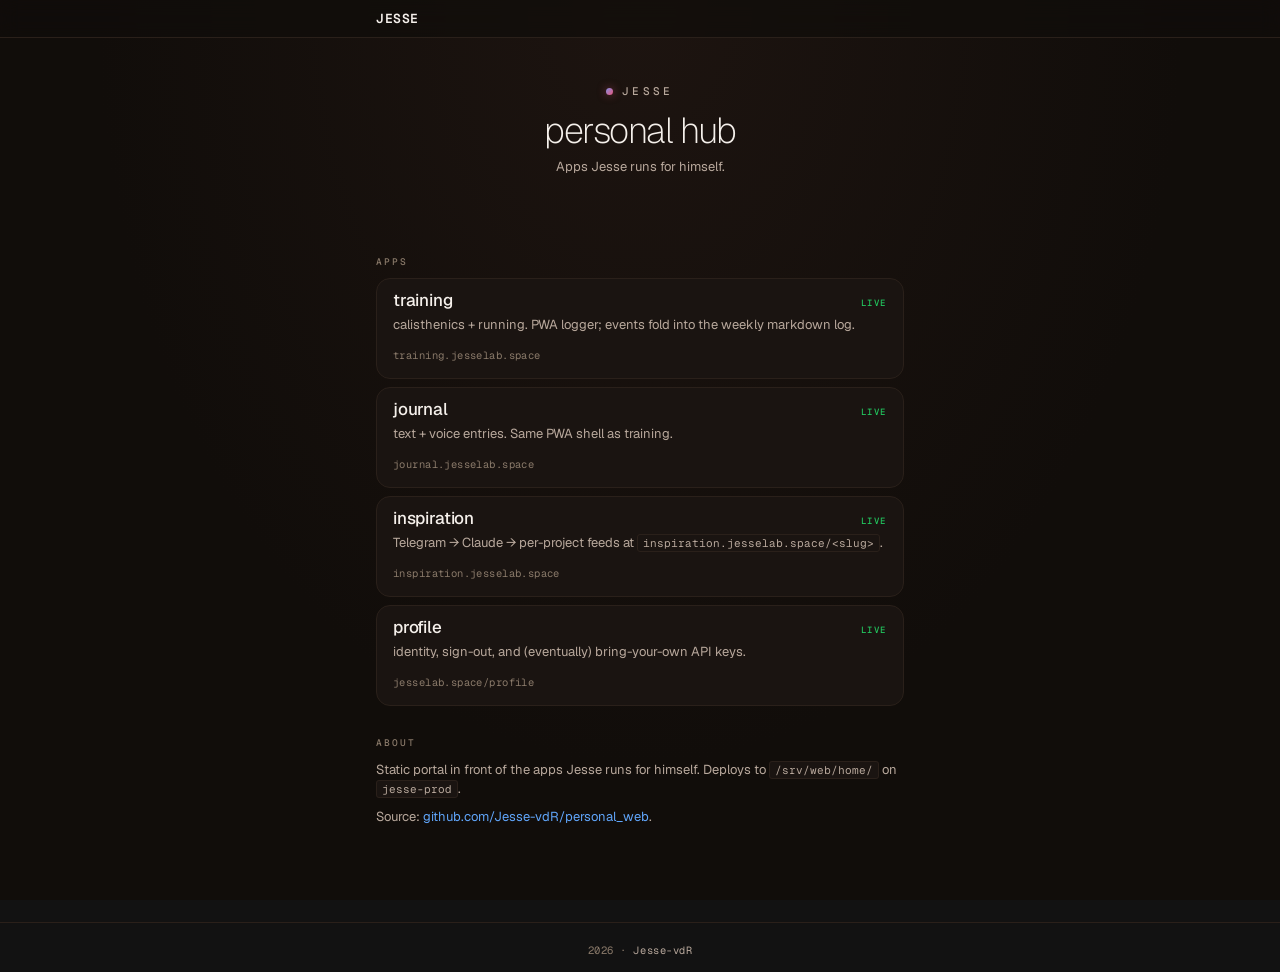
<file: index.html>
<!doctype html>
<html lang="en">
<head>
  <meta charset="utf-8">
  <meta name="viewport" content="width=device-width, initial-scale=1, viewport-fit=cover">
  <meta name="theme-color" content="#110d0a">
  <title>Jesse — personal hub</title>
  <link rel="icon" type="image/svg+xml" href="data:image/svg+xml,%3Csvg xmlns='http://www.w3.org/2000/svg' viewBox='0 0 32 32'%3E%3Crect width='32' height='32' rx='7' fill='%23110d0a'/%3E%3Ccircle cx='16' cy='16' r='5' fill='url(%23g)'/%3E%3Cdefs%3E%3ClinearGradient id='g' x1='0' x2='1' y1='0' y2='1'%3E%3Cstop offset='0' stop-color='%2360a5fa'/%3E%3Cstop offset='1' stop-color='%23dc2626'/%3E%3C/linearGradient%3E%3C/defs%3E%3C/svg%3E">
  <link rel="stylesheet" href="/shell/shell.css">
  <link rel="stylesheet" href="style.css">
</head>
<body class="shell-page shell-page--narrow">

<!-- shell topbar — Shell.mount() replaces this element -->
<div id="jesse-topbar"></div>

<main class="shell-page-content">

  <header class="apex-hero">
    <p class="apex-hero__eyebrow"><span class="apex-hero__dot"></span>JESSE</p>
    <h1 class="apex-hero__title">personal hub</h1>
    <p class="apex-hero__sub">Apps Jesse runs for himself.</p>
  </header>

  <section class="apex-apps">
    <h2 class="apex-section-h">apps</h2>

    <a class="shell-tile" href="https://training.jesselab.space/">
      <div class="apex-tile-row">
        <span class="apex-tile-title">training</span>
        <span class="apex-tile-tag">live</span>
      </div>
      <p class="apex-tile-blurb">calisthenics + running. PWA logger; events fold into the weekly markdown log.</p>
      <span class="apex-tile-host">training.jesselab.space</span>
    </a>

    <a class="shell-tile" href="https://journal.jesselab.space/">
      <div class="apex-tile-row">
        <span class="apex-tile-title">journal</span>
        <span class="apex-tile-tag">live</span>
      </div>
      <p class="apex-tile-blurb">text + voice entries. Same PWA shell as training.</p>
      <span class="apex-tile-host">journal.jesselab.space</span>
    </a>

    <a class="shell-tile" href="https://inspiration.jesselab.space/">
      <div class="apex-tile-row">
        <span class="apex-tile-title">inspiration</span>
        <span class="apex-tile-tag">live</span>
      </div>
      <p class="apex-tile-blurb">Telegram → Claude → per-project feeds at <code>inspiration.jesselab.space/&lt;slug&gt;</code>.</p>
      <span class="apex-tile-host">inspiration.jesselab.space</span>
    </a>

    <a class="shell-tile" href="/profile">
      <div class="apex-tile-row">
        <span class="apex-tile-title">profile</span>
        <span class="apex-tile-tag">live</span>
      </div>
      <p class="apex-tile-blurb">identity, sign-out, and (eventually) bring-your-own API keys.</p>
      <span class="apex-tile-host">jesselab.space/profile</span>
    </a>
  </section>

  <section class="apex-about">
    <h2 class="apex-section-h">about</h2>
    <p>
      Static portal in front of the apps Jesse runs for himself. Deploys to
      <code>/srv/web/home/</code> on <code>jesse-prod</code>.
    </p>
    <p>
      Source: <a href="https://github.com/Jesse-vdR/personal_web">github.com/Jesse-vdR/personal_web</a>.
    </p>
  </section>

</main>

<footer class="apex-footer">
  <span id="year"></span> · <a href="https://github.com/Jesse-vdR">Jesse-vdR</a>
</footer>

<script type="module">
  import { Shell } from "/shell/shell.js";
  Shell.mount({ mode: "apex", apiBase: "https://api.jesselab.space" });
</script>
<script src="app.js"></script>

</body>
</html>
</file>
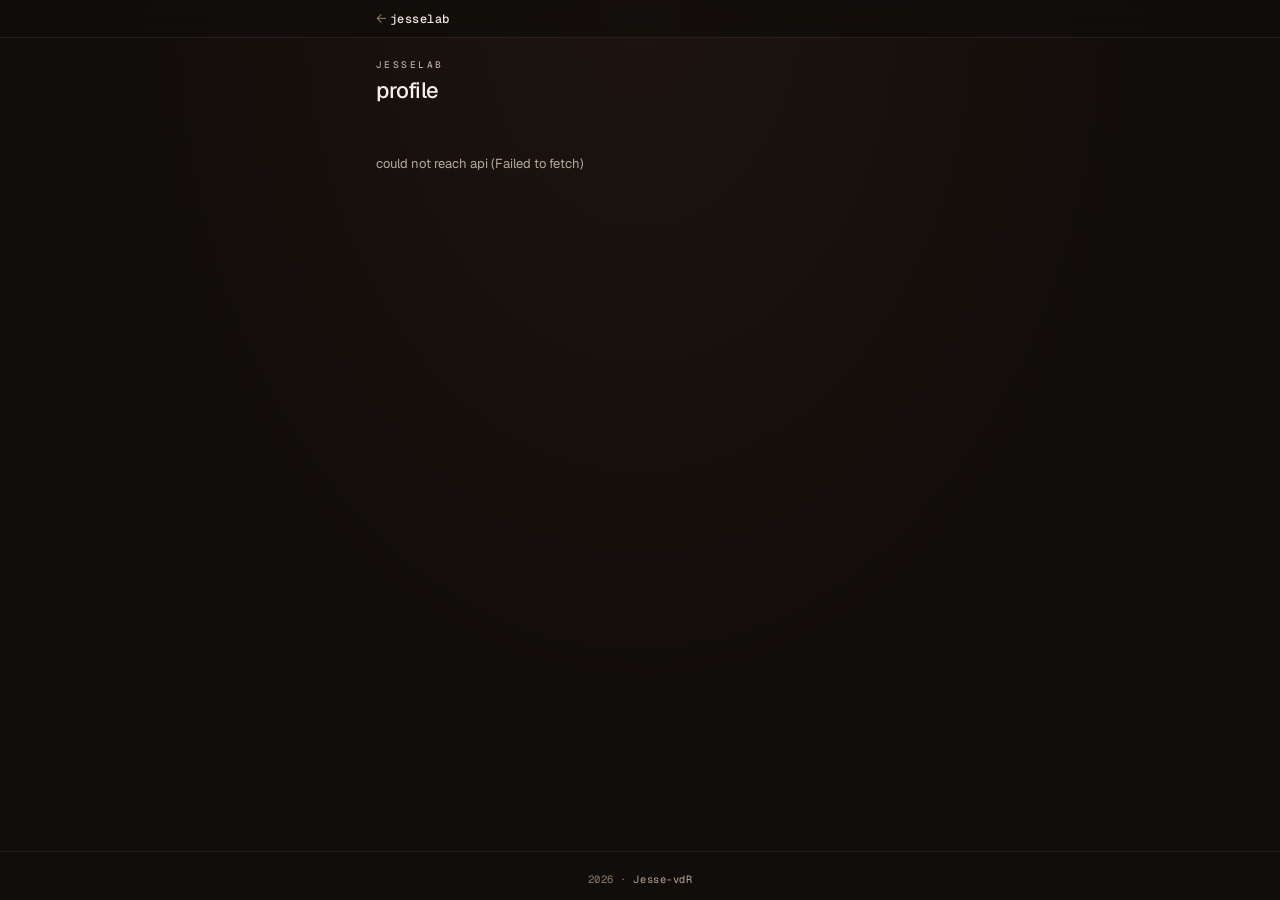
<file: profile.html>
<!doctype html>
<html lang="en">
<head>
  <meta charset="utf-8">
  <meta name="viewport" content="width=device-width, initial-scale=1, viewport-fit=cover">
  <meta name="theme-color" content="#110d0a">
  <title>profile — Jesse</title>
  <link rel="icon" type="image/svg+xml" href="data:image/svg+xml,%3Csvg xmlns='http://www.w3.org/2000/svg' viewBox='0 0 32 32'%3E%3Crect width='32' height='32' rx='7' fill='%23110d0a'/%3E%3Ccircle cx='16' cy='16' r='5' fill='url(%23g)'/%3E%3Cdefs%3E%3ClinearGradient id='g' x1='0' x2='1' y1='0' y2='1'%3E%3Cstop offset='0' stop-color='%2360a5fa'/%3E%3Cstop offset='1' stop-color='%23dc2626'/%3E%3C/linearGradient%3E%3C/defs%3E%3C/svg%3E">
  <link rel="stylesheet" href="/shell/shell.css">
  <link rel="stylesheet" href="style.css">
</head>
<body class="shell-page shell-page--narrow">

<!-- shell topbar — Shell.mount() replaces this element -->
<div id="jesse-topbar"></div>

<header class="shell-page-header">
  <p class="shell-page-header__eyebrow">jesselab</p>
  <h1 class="shell-page-header__title">profile</h1>
</header>

<main class="shell-page-content">

  <section id="profile" class="apex-profile" hidden>
    <h2 class="apex-section-h">identity</h2>
    <div class="apex-field">
      <label>display name</label>
      <p id="p-name" class="apex-field-value">—</p>
    </div>
    <div class="apex-field">
      <label>email</label>
      <p id="p-email" class="apex-field-value">—</p>
    </div>
  </section>

  <section class="apex-byok" hidden id="byok">
    <h2 class="apex-section-h">api keys</h2>
    <p class="apex-byok-help">Currently using shared keys — bring-your-own coming later.</p>
    <div class="apex-field">
      <label for="k-openai">OpenAI API key</label>
      <input id="k-openai" type="password" placeholder="sk-…" disabled autocomplete="off">
    </div>
    <div class="apex-field">
      <label for="k-anthropic">Anthropic API key</label>
      <input id="k-anthropic" type="password" placeholder="sk-ant-…" disabled autocomplete="off">
    </div>
  </section>

  <section class="apex-actions" hidden id="actions">
    <a href="/" class="apex-back-link">← home</a>
  </section>

  <section id="profile-loading" class="apex-about">
    <p>loading…</p>
  </section>

</main>

<footer class="apex-footer">
  <span id="year"></span> · <a href="https://github.com/Jesse-vdR">Jesse-vdR</a>
</footer>

<script type="module">
  import { Shell } from "/shell/shell.js";
  Shell.mount({ mode: "subapp", apiBase: "https://api.jesselab.space", homeUrl: "/" });
</script>
<script src="app.js"></script>

</body>
</html>
</file>
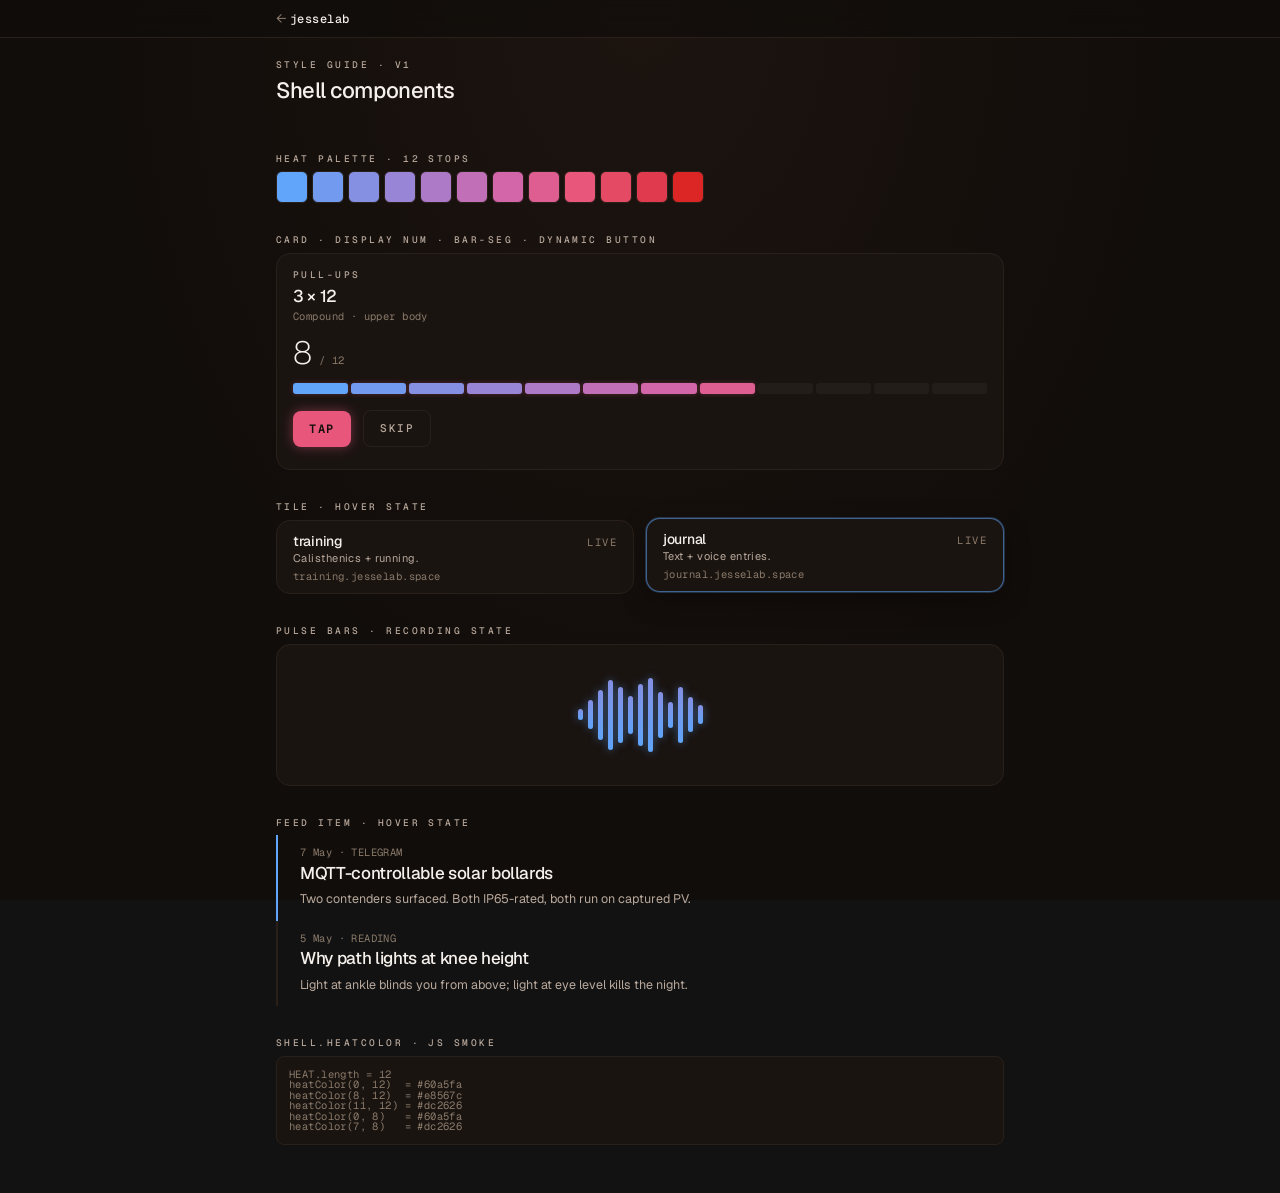
<file: shell/shell-test.html>
<!doctype html>
<html lang="en">
<head>
<meta charset="utf-8">
<meta name="viewport" content="width=device-width,initial-scale=1,viewport-fit=cover">
<title>Shell · style guide</title>
<link rel="stylesheet" href="./shell.css">
<style>
  /* Page-local helpers. Not part of the shell. */
  .sg-section { margin-top: 32px; }
  .sg-label { display: block; margin-bottom: 8px; }
  .sg-row { display: flex; gap: 12px; flex-wrap: wrap; align-items: center; }
  .sg-grid-2 { display: grid; grid-template-columns: 1fr 1fr; gap: 12px; }
  @media (max-width: 720px) { .sg-grid-2 { grid-template-columns: 1fr; } }
  .sg-swatches { display: flex; gap: 4px; flex-wrap: wrap; }
  .sg-sw { width: 32px; height: 32px; border-radius: 6px; border: 1px solid var(--line); }
  .sg-fail { color: var(--danger); font-family: var(--font-mono); }
</style>
</head>
<body class="shell-page shell-page--medium">

<!-- mount target — Shell.mount() will replace this -->
<div id="jesse-topbar"></div>

<header class="shell-page-header">
  <p class="shell-page-header__eyebrow">Style guide · v1</p>
  <h1 class="shell-page-header__title">Shell components</h1>
</header>

<main class="shell-page-content">

  <!-- Tokens -->
  <section class="sg-section">
    <p class="shell-eyebrow sg-label">Heat palette · 12 stops</p>
    <div class="sg-swatches">
      <span class="sg-sw" style="background: var(--heat-1)"></span>
      <span class="sg-sw" style="background: var(--heat-2)"></span>
      <span class="sg-sw" style="background: var(--heat-3)"></span>
      <span class="sg-sw" style="background: var(--heat-4)"></span>
      <span class="sg-sw" style="background: var(--heat-5)"></span>
      <span class="sg-sw" style="background: var(--heat-6)"></span>
      <span class="sg-sw" style="background: var(--heat-7)"></span>
      <span class="sg-sw" style="background: var(--heat-8)"></span>
      <span class="sg-sw" style="background: var(--heat-9)"></span>
      <span class="sg-sw" style="background: var(--heat-10)"></span>
      <span class="sg-sw" style="background: var(--heat-11)"></span>
      <span class="sg-sw" style="background: var(--heat-12)"></span>
    </div>
  </section>

  <!-- Card + display number + segmented bar + dynamic button -->
  <section class="sg-section">
    <p class="shell-eyebrow sg-label">Card · display num · bar-seg · dynamic button</p>
    <div class="shell-card">
      <p class="shell-eyebrow">Pull-ups</p>
      <h2 class="shell-h2" style="margin-top: 8px">3 × 12</h2>
      <p class="shell-meta" style="margin: 4px 0 16px">Compound · upper body</p>
      <div style="display: flex; align-items: baseline; gap: 8px; margin-bottom: 14px">
        <span class="shell-display-num">8</span>
        <span class="shell-meta">/ 12</span>
      </div>
      <div class="shell-bar-seg" id="sg-bar">
        <div class="shell-bar-seg__cell is-on"></div>
        <div class="shell-bar-seg__cell is-on"></div>
        <div class="shell-bar-seg__cell is-on"></div>
        <div class="shell-bar-seg__cell is-on"></div>
        <div class="shell-bar-seg__cell is-on"></div>
        <div class="shell-bar-seg__cell is-on"></div>
        <div class="shell-bar-seg__cell is-on"></div>
        <div class="shell-bar-seg__cell is-on"></div>
        <div class="shell-bar-seg__cell"></div>
        <div class="shell-bar-seg__cell"></div>
        <div class="shell-bar-seg__cell"></div>
        <div class="shell-bar-seg__cell"></div>
      </div>
      <div class="sg-row" style="margin-top: 16px">
        <button class="shell-btn-primary" id="sg-tap">Tap</button>
        <button class="shell-btn-secondary">Skip</button>
      </div>
    </div>
  </section>

  <!-- Tile (apex) -->
  <section class="sg-section">
    <p class="shell-eyebrow sg-label">Tile · hover state</p>
    <div class="sg-grid-2">
      <a class="shell-tile" href="#">
        <div style="display: flex; justify-content: space-between; align-items: baseline">
          <span class="shell-h2" style="font-size: 14px">training</span>
          <span class="shell-meta" style="text-transform: uppercase; letter-spacing: 0.14em">live</span>
        </div>
        <p class="shell-meta" style="margin-top: 4px; font-family: var(--font-sans); font-size: 11px; color: var(--muted)">
          Calisthenics + running.
        </p>
        <p class="shell-meta" style="margin-top: 7px">training.jesselab.space</p>
      </a>
      <a class="shell-tile is-hover" href="#">
        <div style="display: flex; justify-content: space-between; align-items: baseline">
          <span class="shell-h2" style="font-size: 14px">journal</span>
          <span class="shell-meta" style="text-transform: uppercase; letter-spacing: 0.14em">live</span>
        </div>
        <p class="shell-meta" style="margin-top: 4px; font-family: var(--font-sans); font-size: 11px; color: var(--muted)">
          Text + voice entries.
        </p>
        <p class="shell-meta" style="margin-top: 7px">journal.jesselab.space</p>
      </a>
    </div>
  </section>

  <!-- Pulse bars (journal recording) -->
  <section class="sg-section">
    <p class="shell-eyebrow sg-label">Pulse bars · recording state</p>
    <div class="shell-card" style="display: flex; align-items: center; justify-content: center; padding: 30px">
      <div class="shell-pulse-bars">
        <div class="shell-pulse-bars__bar" style="height: 14%; animation-delay: 0.0s"></div>
        <div class="shell-pulse-bars__bar" style="height: 36%; animation-delay: 0.05s"></div>
        <div class="shell-pulse-bars__bar" style="height: 62%; animation-delay: 0.10s"></div>
        <div class="shell-pulse-bars__bar" style="height: 88%; animation-delay: 0.15s"></div>
        <div class="shell-pulse-bars__bar" style="height: 70%; animation-delay: 0.20s"></div>
        <div class="shell-pulse-bars__bar" style="height: 48%; animation-delay: 0.25s"></div>
        <div class="shell-pulse-bars__bar" style="height: 78%; animation-delay: 0.30s"></div>
        <div class="shell-pulse-bars__bar" style="height: 92%; animation-delay: 0.35s"></div>
        <div class="shell-pulse-bars__bar" style="height: 58%; animation-delay: 0.40s"></div>
        <div class="shell-pulse-bars__bar" style="height: 32%; animation-delay: 0.45s"></div>
        <div class="shell-pulse-bars__bar" style="height: 70%; animation-delay: 0.50s"></div>
        <div class="shell-pulse-bars__bar" style="height: 44%; animation-delay: 0.55s"></div>
        <div class="shell-pulse-bars__bar" style="height: 24%; animation-delay: 0.60s"></div>
      </div>
    </div>
  </section>

  <!-- Feed item (inspiration) -->
  <section class="sg-section">
    <p class="shell-eyebrow sg-label">Feed item · hover state</p>
    <div class="shell-feed-item is-hover">
      <p class="shell-meta" style="margin-bottom: 6px">7 May · TELEGRAM</p>
      <h3 class="shell-h2">MQTT-controllable solar bollards</h3>
      <p style="margin-top: 6px; color: var(--muted); font-size: 12.5px; line-height: 1.55">
        Two contenders surfaced. Both IP65-rated, both run on captured PV.
      </p>
    </div>
    <div class="shell-feed-item">
      <p class="shell-meta" style="margin-bottom: 6px">5 May · READING</p>
      <h3 class="shell-h2">Why path lights at knee height</h3>
      <p style="margin-top: 6px; color: var(--muted); font-size: 12.5px; line-height: 1.55">
        Light at ankle blinds you from above; light at eye level kills the night.
      </p>
    </div>
  </section>

  <!-- JS smoke test output -->
  <section class="sg-section">
    <p class="shell-eyebrow sg-label">Shell.heatColor · JS smoke</p>
    <pre id="sg-smoke" class="shell-meta" style="white-space: pre-wrap; padding: 12px; background: var(--surface); border: 1px solid var(--line); border-radius: 8px"></pre>
  </section>

</main>

<script type="module">
  import { Shell, HEAT, heatColor } from "./shell.js";

  // Mount the shared topbar (subapp mode for the test page).
  Shell.mount({
    mode: "subapp",
    apiBase: "https://api.jesselab.space",
  });

  // Make the TAP button heat-track. Each tap lights one more cell and
  // updates the button color to the next cell.
  const bar = document.getElementById("sg-bar");
  const tap = document.getElementById("sg-tap");
  const cells = bar.querySelectorAll(".shell-bar-seg__cell");
  let done = 8;
  const total = 12;
  const repaint = () => {
    cells.forEach((c, i) => c.classList.toggle("is-on", i < done));
    const c = heatColor(done, total);
    tap.style.setProperty("--btn-color", c);
    tap.style.setProperty("--btn-glow", c + "73"); // ~45% alpha hex suffix
  };
  tap.onclick = () => { if (done < total) done += 1; repaint(); };
  repaint();

  // Smoke test: print a few heatColor outputs so a human can eyeball them.
  const lines = [
    "HEAT.length = " + HEAT.length,
    "heatColor(0, 12)  = " + heatColor(0, 12),
    "heatColor(8, 12)  = " + heatColor(8, 12),
    "heatColor(11, 12) = " + heatColor(11, 12),
    "heatColor(0, 8)   = " + heatColor(0, 8),
    "heatColor(7, 8)   = " + heatColor(7, 8),
  ];
  document.getElementById("sg-smoke").textContent = lines.join("\n");
</script>
</body>
</html>
</file>
<file: shell/shell.css>
/* shell.css — personal-hub shell · v1 (2026-05-07)
 * Source of truth: Jesse-vdR/Jesse:docs/design-system.md
 *
 * Three layers: 1) tokens + fonts, 2) components, 3) chrome.
 */

/* ============================================================
 * 1. TOKENS + FONTS
 * ============================================================ */

@font-face {
  font-family: "Geist";
  src: url("/shell/fonts/Geist-Variable.woff2") format("woff2-variations");
  font-weight: 100 900;
  font-display: swap;
}
@font-face {
  font-family: "Geist Mono";
  src: url("/shell/fonts/GeistMono-Variable.woff2") format("woff2-variations");
  font-weight: 100 900;
  font-display: swap;
}

:root {
  color-scheme: dark;

  /* Backgrounds — warm-neutral darks */
  --bg:           #110d0a;
  --surface:      #1a1411;
  --surface-2:    #221a14;
  --line:         #2a201a;
  --line-strong:  #3a2d24;

  /* Text */
  --fg:           #f5f0eb;
  --muted:        #b8a89c;
  --dim:          #8a7a6a;

  /* Semantic + interactive */
  --accent-cool:  #60a5fa;
  --danger:       #ef4444;
  --ok:           #22c55e;
  --warm-foot:    #15100c;

  /* HEAT gradient — 12 stops, ice → fire */
  --heat-1:  #60a5fa;
  --heat-2:  #729bef;
  --heat-3:  #8590e3;
  --heat-4:  #9985d6;
  --heat-5:  #ad7ac8;
  --heat-6:  #c170b8;
  --heat-7:  #d266a8;
  --heat-8:  #df5e92;
  --heat-9:  #e8567c;
  --heat-10: #e54a64;
  --heat-11: #df3a4d;
  --heat-12: #dc2626;

  /* Page background */
  --page-bg: radial-gradient(ellipse at top, #1d1410 0%, #110d0a 60%);

  /* Typography */
  --font-sans: "Geist", system-ui, -apple-system, "Segoe UI", sans-serif;
  --font-mono: "Geist Mono", ui-monospace, SFMono-Regular, Menlo, monospace;

  /* Type scale (px) — sizes only; components compose weight/family. */
  --t-eyebrow: 9.5px;
  --t-meta:    10.5px;
  --t-body-sm: 11.5px;
  --t-body:    13px;
  --t-body-lg: 14px;
  --t-h2:      17px;
  --t-h1:      22px;
  --t-display: 32px;
  --t-hero:    40px;
  --t-mega:    56px;

  /* Spacing (4px base) */
  --space-1: 4px;
  --space-2: 8px;
  --space-3: 12px;
  --space-4: 16px;
  --space-5: 22px;
  --space-6: 32px;
  --space-7: 48px;

  /* Radii */
  --r-sm: 3px;
  --r-md: 8px;
  --r-lg: 12px;
  --r-xl: 14px;
  --r-2xl: 18px;
  --r-pill: 999px;

  /* Motion */
  --m-fast: 150ms;
  --m-base: 200ms;
  --m-slow: 280ms;
}

/* Reset + base */
*, *::before, *::after { box-sizing: border-box; margin: 0; padding: 0; }

html, body {
  background: var(--page-bg);
  background-attachment: fixed;
  color: var(--fg);
  font-family: var(--font-sans);
  min-height: 100vh;
  font-size: 16px;
  line-height: 1.5;
  -webkit-font-smoothing: antialiased;
  -webkit-tap-highlight-color: transparent;
}

a { color: var(--accent-cool); text-decoration: none; }
a:hover { text-decoration: underline; }

/* ============================================================
 * 2. COMPONENTS
 * ============================================================ */

/* Eyebrow — Geist Mono caps with letter-spacing */
.shell-eyebrow {
  font: 500 9.5px/1 var(--font-mono);
  color: var(--muted);
  letter-spacing: 0.26em;
  text-transform: uppercase;
}

/* Headings */
.shell-h1 {
  font: 500 22px/1.1 var(--font-sans);
  color: var(--fg);
  letter-spacing: -0.02em;
}
.shell-h2 {
  font: 500 17px/1.15 var(--font-sans);
  color: var(--fg);
  letter-spacing: -0.02em;
}

/* Display number — light weight, monospaced numerals */
.shell-display-num {
  font: 200 32px/1 var(--font-sans);
  color: var(--fg);
  letter-spacing: -0.04em;
  font-feature-settings: "tnum";
}

/* Meta text — small mono labels */
.shell-meta {
  font: 400 10.5px/1 var(--font-mono);
  color: var(--dim);
  letter-spacing: 0.04em;
}

/* Card — default surface */
.shell-card {
  background: var(--surface);
  border: 1px solid var(--line);
  border-radius: var(--r-xl);
  padding: var(--space-4) var(--space-4) var(--space-5);
}

/* Tile — apex/portal card with hover-lift + sky border */
.shell-tile {
  display: block;
  background: var(--surface);
  border: 1px solid var(--line);
  border-radius: var(--r-xl);
  padding: var(--space-3) var(--space-4);
  cursor: pointer;
  transition: transform var(--m-fast),
              border-color var(--m-base),
              box-shadow var(--m-base);
}
.shell-tile:hover,
.shell-tile.is-hover {
  transform: translateY(-2px);
  border-color: rgba(96, 165, 250, 0.55);
  box-shadow: 0 0 0 1px rgba(96, 165, 250, 0.25),
              0 8px 24px rgba(0, 0, 0, 0.35);
}
.shell-tile:active { transform: translateY(-1px) scale(0.995); }

/* Buttons */
.shell-btn-primary {
  display: inline-flex; align-items: center; justify-content: center;
  padding: var(--space-3) var(--space-4);
  border-radius: var(--r-md);
  border: 0;
  font: 600 12px/1 var(--font-mono);
  letter-spacing: 0.14em;
  text-transform: uppercase;
  color: var(--warm-foot);
  background: var(--btn-color, var(--accent-cool));
  box-shadow: 0 0 12px var(--btn-glow, rgba(96, 165, 250, 0.4));
  cursor: pointer;
  transition: background var(--m-slow), box-shadow var(--m-slow), transform var(--m-fast);
}
.shell-btn-primary:active { transform: scale(0.97); }
.shell-btn-primary:disabled { opacity: 0.5; cursor: not-allowed; }

.shell-btn-secondary {
  display: inline-flex; align-items: center; justify-content: center;
  padding: var(--space-3) var(--space-4);
  border-radius: var(--r-md);
  border: 1px solid var(--line);
  background: transparent;
  font: 500 11px/1 var(--font-mono);
  letter-spacing: 0.14em;
  text-transform: uppercase;
  color: var(--muted);
  cursor: pointer;
  transition: border-color var(--m-base), color var(--m-base);
}
.shell-btn-secondary:hover { border-color: rgba(96, 165, 250, 0.55); color: var(--fg); }

.shell-btn-link {
  background: none;
  border: 0;
  padding: 0;
  color: var(--muted);
  font: 500 10px/1 var(--font-mono);
  letter-spacing: 0.14em;
  text-transform: uppercase;
  cursor: pointer;
  text-decoration: none;
}
.shell-btn-link:hover { color: var(--fg); text-decoration: underline; }

/* Segmented gradient bar (training) */
.shell-bar-seg {
  display: flex;
  gap: 3px;
}
.shell-bar-seg__cell {
  flex: 1;
  height: 11px;
  border-radius: var(--r-sm);
  background: rgba(255, 255, 255, 0.04);
  transition: background var(--m-slow), box-shadow var(--m-slow);
}
.shell-bar-seg__cell.is-on {
  box-shadow: 0 0 5px rgba(232, 86, 124, 0.3);
}
.shell-bar-seg__cell:nth-child(1).is-on  { background: var(--heat-1);  }
.shell-bar-seg__cell:nth-child(2).is-on  { background: var(--heat-2);  }
.shell-bar-seg__cell:nth-child(3).is-on  { background: var(--heat-3);  }
.shell-bar-seg__cell:nth-child(4).is-on  { background: var(--heat-4);  }
.shell-bar-seg__cell:nth-child(5).is-on  { background: var(--heat-5);  }
.shell-bar-seg__cell:nth-child(6).is-on  { background: var(--heat-6);  }
.shell-bar-seg__cell:nth-child(7).is-on  { background: var(--heat-7);  }
.shell-bar-seg__cell:nth-child(8).is-on  { background: var(--heat-8);  }
.shell-bar-seg__cell:nth-child(9).is-on  { background: var(--heat-9);  }
.shell-bar-seg__cell:nth-child(10).is-on { background: var(--heat-10); }
.shell-bar-seg__cell:nth-child(11).is-on { background: var(--heat-11); }
.shell-bar-seg__cell:nth-child(12).is-on { background: var(--heat-12); }

/* Pulse bars (journal recording) — vertical, animated */
.shell-pulse-bars {
  --pulse-duration: 0.8s;
  display: flex; align-items: center; gap: 5px;
  height: 80px;
}
.shell-pulse-bars__bar {
  width: 5px;
  border-radius: var(--r-sm);
  background: linear-gradient(to top, var(--heat-1), var(--heat-3));
  box-shadow: 0 0 8px rgba(96, 165, 250, 0.5);
  animation: shell-pulse var(--pulse-duration) ease-in-out infinite;
}
@keyframes shell-pulse {
  0%, 100% { transform: scaleY(0.6); opacity: 0.7; }
  50%      { transform: scaleY(1);   opacity: 1; }
}

/* Feed item (inspiration) — entry with left rule, not a card */
.shell-feed-item {
  padding: var(--space-3) var(--space-4) var(--space-3) var(--space-5);
  border-left: 2px solid var(--line);
  transition: border-color var(--m-base);
  cursor: pointer;
}
.shell-feed-item:hover,
.shell-feed-item.is-hover {
  border-left-color: var(--accent-cool);
}

/* ============================================================
 * 3. CHROME — page + topbar + width tiers
 * ============================================================ */

/* Page wrapper. Apply to <body> or a top-level <div>. */
.shell-page {
  /* Width tier set via .shell-page--narrow|medium|wide */
  --shell-content-width: 760px; /* default = medium */
  min-height: 100vh;
  display: flex;
  flex-direction: column;
}
.shell-page--narrow { --shell-content-width: 560px; }
.shell-page--medium { --shell-content-width: 760px; }
.shell-page--wide   { --shell-content-width: 1100px; }

/* Page header — eyebrow + title block below the topbar */
.shell-page-header {
  width: 100%;
  max-width: var(--shell-content-width, 760px);
  margin: 0 auto;
  padding: var(--space-5) var(--space-4) var(--space-1);
}
.shell-page-header__eyebrow {
  font: 500 var(--t-eyebrow)/1 var(--font-mono);
  color: var(--muted);
  letter-spacing: 0.26em;
  text-transform: uppercase;
}
.shell-page-header__title {
  font: 500 22px/1.1 var(--font-sans);
  color: var(--fg);
  margin-top: var(--space-2);
  letter-spacing: -0.02em;
}

/* Page content — width-tier-bound */
.shell-page-content {
  width: 100%;
  max-width: var(--shell-content-width, 760px);
  margin: 0 auto;
  padding: var(--space-4) var(--space-4) var(--space-7);
  flex: 1;
}

/* Topbar — full-bleed sticky, inner row aligned to the page width.
 * This is the structural fix for journal-app's full-bleed bug:
 * the bar's BACKGROUND goes edge-to-edge, but the inner row
 * inherits --shell-content-width via the parent .shell-page. */
.shell-topbar {
  position: sticky; top: 0; z-index: 5;
  width: 100%;
  background: rgba(17, 13, 10, 0.7);
  backdrop-filter: blur(10px);
  -webkit-backdrop-filter: blur(10px);
  border-bottom: 1px solid var(--line);
}
.shell-topbar__inner {
  display: flex;
  align-items: center;
  justify-content: space-between;
  width: 100%;
  max-width: var(--shell-content-width, 760px);
  margin: 0 auto;
  padding: var(--space-3) var(--space-4);
}
.shell-topbar__brand {
  display: inline-flex; align-items: center; gap: var(--space-1);
  text-decoration: none;
  -webkit-tap-highlight-color: transparent;
}
.shell-topbar__brand:hover { text-decoration: none; }
.shell-topbar__arrow {
  color: var(--dim);
  font-size: 13px;
  line-height: 1;
  transition: color var(--m-fast), transform var(--m-fast);
}
.shell-topbar__brand:hover .shell-topbar__arrow {
  color: var(--accent-cool);
  transform: translateX(-2px);
}
.shell-topbar__brand-text {
  font: 500 12px/1 var(--font-mono);
  color: var(--fg);
  letter-spacing: 0.04em;
}
.shell-topbar--apex .shell-topbar__brand-text {
  font-size: 13px;
  font-weight: 600;
}
.shell-topbar__user {
  display: flex; align-items: center; gap: var(--space-2);
}
.shell-topbar__user-name {
  font: 500 10px/1 var(--font-mono);
  color: var(--muted);
  letter-spacing: 0.14em;
  text-transform: uppercase;
}
.shell-topbar__avatar {
  width: 22px; height: 22px;
  border-radius: 50%;
  display: block;
}
.shell-topbar__avatar--gradient {
  background: linear-gradient(135deg, var(--heat-3), var(--heat-9));
}
</file>
<file: style.css>
/* style.css — apex-only overrides on top of /shell/shell.css.
 * Tokens, reset, base typography, topbar, page wrapper come from the shell.
 * Everything in this file is unique to the apex landing page + profile.
 */

/* ============================================================
 * Hero (apex landing page)
 * ============================================================ */

.apex-hero {
  padding: var(--space-6) 0 var(--space-7);
  text-align: center;
}

.apex-hero__eyebrow {
  font: 500 11px/1 var(--font-mono);
  letter-spacing: 0.3em;
  text-transform: uppercase;
  color: var(--muted);
  display: flex;
  align-items: center;
  justify-content: center;
  gap: 0.55rem;
  margin-bottom: var(--space-4);
}

.apex-hero__dot {
  width: 7px;
  height: 7px;
  border-radius: 50%;
  background: linear-gradient(135deg, var(--heat-3), var(--heat-9));
  box-shadow: 0 0 8px rgba(232, 86, 124, 0.5);
}

.apex-hero__title {
  font: 200 36px/1 var(--font-sans);
  letter-spacing: -0.04em;
  color: var(--fg);
  margin-bottom: var(--space-2);
}

.apex-hero__sub {
  font: 400 13px/1.5 var(--font-sans);
  color: var(--muted);
  max-width: 32ch;
  margin: 0 auto;
}

/* ============================================================
 * Section heading (apex pages, not in shell)
 * ============================================================ */

.apex-section-h {
  font: 500 var(--t-eyebrow)/1 var(--font-mono);
  letter-spacing: 0.22em;
  text-transform: uppercase;
  color: var(--dim);
  margin-bottom: var(--space-3);
}

main .apex-section-h:not(:first-child) {
  margin-top: var(--space-6);
}

/* ============================================================
 * Apex tile inner content (outer is .shell-tile)
 * ============================================================ */

.apex-apps {
  margin-top: var(--space-6);
}

.apex-apps .shell-tile + .shell-tile {
  margin-top: var(--space-2);
}

.apex-tile-row {
  display: flex;
  align-items: baseline;
  justify-content: space-between;
  gap: var(--space-2);
  margin-bottom: var(--space-1);
}

.apex-tile-title {
  font: 500 var(--t-h2)/1.15 var(--font-sans);
  color: var(--fg);
  letter-spacing: -0.01em;
}

.apex-tile-tag {
  font: 500 9px/1 var(--font-mono);
  letter-spacing: 0.18em;
  text-transform: uppercase;
  color: var(--ok, #22c55e);
}

.apex-tile-blurb {
  color: var(--muted);
  font: 400 13px/1.5 var(--font-sans);
  margin-bottom: var(--space-2);
}

.apex-tile-host {
  font: 400 var(--t-meta)/1 var(--font-mono);
  color: var(--dim);
  letter-spacing: 0.04em;
}

/* ============================================================
 * About section (apex landing page)
 * ============================================================ */

.apex-about {
  margin-top: var(--space-6);
}

.apex-about p {
  color: var(--muted);
  font: 400 13px/1.5 var(--font-sans);
  margin-bottom: var(--space-2);
}

.apex-about p:last-child {
  margin-bottom: 0;
}

code {
  background: var(--surface);
  border: 1px solid var(--line);
  padding: 0.1em 0.45em;
  border-radius: var(--r-sm);
  font: 400 0.85em var(--font-mono);
}

/* ============================================================
 * Profile page
 * ============================================================ */

.apex-profile,
.apex-byok,
.apex-actions {
  margin-top: var(--space-5);
}

.apex-field {
  margin-bottom: var(--space-4);
}

.apex-field label {
  display: block;
  font: 500 var(--t-eyebrow)/1 var(--font-mono);
  letter-spacing: 0.18em;
  text-transform: uppercase;
  color: var(--dim);
  margin-bottom: var(--space-1);
}

.apex-field-value {
  background: var(--surface);
  border: 1px solid var(--line);
  border-radius: var(--r-md);
  padding: var(--space-2) var(--space-3);
  font: 400 var(--t-body-lg)/1.4 var(--font-mono);
  color: var(--fg);
}

.apex-field input {
  width: 100%;
  background: var(--surface);
  border: 1px solid var(--line);
  border-radius: var(--r-md);
  padding: var(--space-2) var(--space-3);
  color: var(--fg);
  font: 400 var(--t-body-lg)/1.4 var(--font-mono);
}

.apex-field input:disabled {
  opacity: 0.45;
  cursor: not-allowed;
}

.apex-byok-help {
  color: var(--muted);
  font: 400 var(--t-body)/1.5 var(--font-sans);
  margin-bottom: var(--space-4);
}

.apex-back-link {
  font: 400 var(--t-meta)/1 var(--font-mono);
  color: var(--muted);
  letter-spacing: 0.04em;
}

/* ============================================================
 * Footer
 * ============================================================ */

.apex-footer {
  margin-top: var(--space-7);
  padding: var(--space-5) var(--space-4) var(--space-4);
  border-top: 1px solid var(--line);
  text-align: center;
  font: 400 var(--t-meta)/1 var(--font-mono);
  color: var(--dim);
  letter-spacing: 0.05em;
}

.apex-footer a {
  color: var(--muted);
}
</file>
